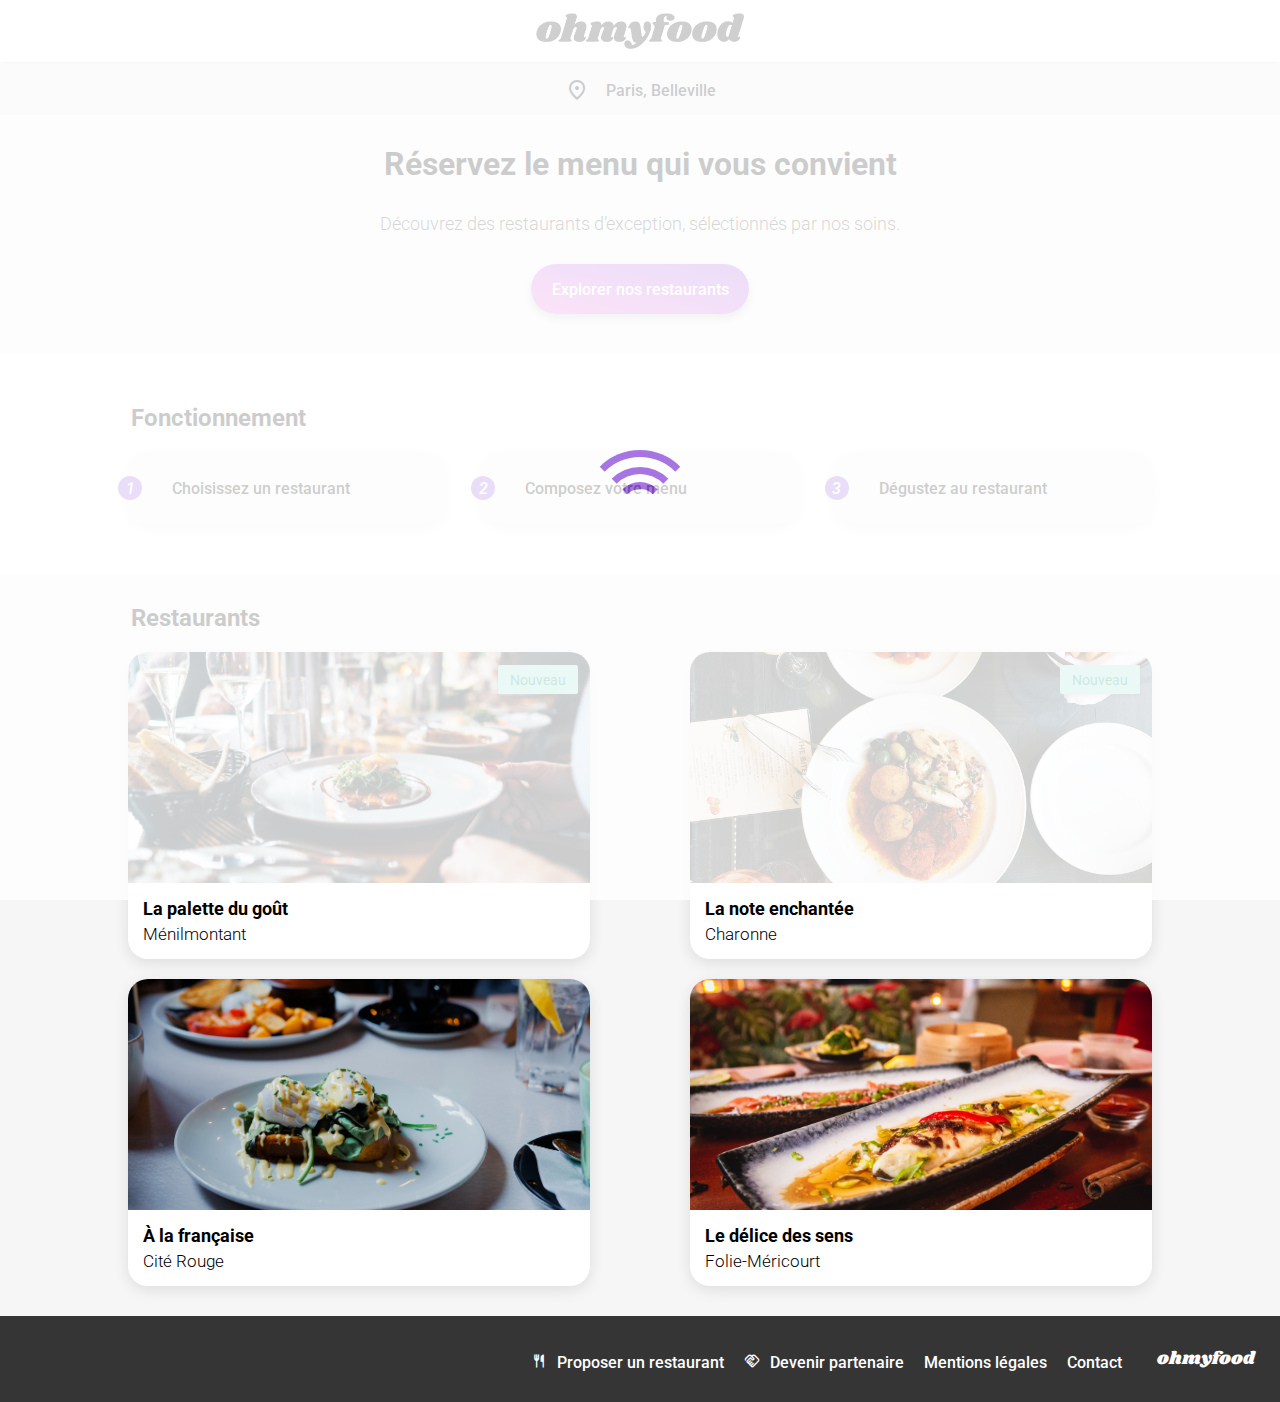
<file: OhMyFood/index.html>
<!DOCTYPE html>
<html lang="fr">
    <head>
        <meta charset="UTF-8" />
        <meta name="viewport" content="width=device-width, initial-scale=1.0" />
        <title>OhMyFood</title>
        <link rel="preconnect" href="https://fonts.googleapis.com" />
        <link rel="preconnect" href="https://fonts.gstatic.com" crossorigin />
        <link
            href="https://fonts.googleapis.com/css2?family=Roboto:ital,wght@0,300;0,400;0,500;0,700;1,300;1,500;1,700&family=Shrikhand&display=swap"
            rel="stylesheet"
        />
        <link
            rel="stylesheet"
            href="https://fonts.googleapis.com/css2?family=Material+Symbols+Outlined:opsz,wght,FILL,GRAD@24,400,0,0"
        />
        <link
            rel="stylesheet"
            href="https://cdnjs.cloudflare.com/ajax/libs/font-awesome/6.2.1/css/all.min.css"
            integrity="sha512-MV7K8+y+gLIBoVD59lQIYicR65iaqukzvf/nwasF0nqhPay5w/9lJmVM2hMDcnK1OnMGCdVK+iQrJ7lzPJQd1w=="
            crossorigin="anonymous"
            referrerpolicy="no-referrer"
        />

        <link rel="stylesheet" href="./scss/style.css" />
    </head>
    <body>
        <header class="header__container">
            <div class="header__logo">
                <img src="./images/logo/ohmyfood.png" alt="Logo OhMyFood" />
            </div>
            <div class="header__location">
                <span class="material-symbols-outlined"> location_on </span>
                Paris, Belleville
            </div>
        </header>

        <main>
            <div class="loader">
                <div class="loader__circle"></div>
            </div>
            <section class="site__description">
                <h1>Réservez le menu qui vous convient</h1>
                <p>
                    Découvrez des restaurants d’exception, sélectionnés par nos
                    soins.
                </p>
                <a href="#exploration" class="site__description__btn"
                    >Explorer nos restaurants</a
                >
            </section>
            <section class="fonctionnement">
                <h2 class="fonctionnement__title">Fonctionnement</h2>
                <ul class="fonctionnement__list">
                    <li class="fonctionnement__card">
                        <i>1</i>
                        <span class="fa-solid fa-mobile-screen-button"></span
                        >Choisissez un restaurant
                    </li>
                    <li class="fonctionnement__card">
                        <i>2</i>
                        <span class="fa-solid fa-list-ul"></span>Composez votre
                        menu
                    </li>
                    <li class="fonctionnement__card">
                        <i>3</i>
                        <span class="fa-solid fa-store fa-store--purpple"></span
                        >Dégustez au restaurant
                    </li>
                </ul>
            </section>
            <section class="restaurants">
                <h2 class="restaurants__title" id="exploration">Restaurants</h2>
                <div class="restaurants__cards">
                    <a href="./menus/La_palette_du_gout.html">
                        <article class="card">
                            <img
                                class="restaurant__image"
                                src="images/restaurants/jay-wennington-N_Y88TWmGwA-unsplash.jpg"
                                alt="La palette du goût"
                            />
                            <div class="card__content">
                                <h3 class="card__title">La palette du goût</h3>
                                <p class="card__subtitle">Ménilmontant</p>
                                <div class="card__like">
                                    <i class="fa-regular fa-heart fa-xl"></i>
                                    <i class="fa-solid fa-heart fa-xl"></i>
                                </div>
                            </div>
                            <div class="card__nouveaute">Nouveau</div>
                        </article>
                    </a>
                    <a href="./menus/La_note_enchantee.html">
                        <article class="card">
                            <img
                                class="restaurant__image"
                                src="images/restaurants/stil-u2Lp8tXIcjw-unsplash.jpg"
                                alt="La note enchantée"
                            />
                            <div class="card__content">
                                <h3 class="card__title">La note enchantée</h3>
                                <p class="card__subtitle">Charonne</p>
                                <div class="card__like">
                                    <i class="fa-regular fa-heart fa-xl"></i>
                                    <i class="fa-solid fa-heart fa-xl"></i>
                                </div>
                            </div>
                            <div class="card__nouveaute">Nouveau</div>
                        </article>
                    </a>
                </div>
                <div class="restaurants__cards">
                    <a href="./menus/A_la_française.html">
                        <article class="card">
                            <img
                                class="restaurant__image"
                                src="images/restaurants/toa-heftiba-DQKerTsQwi0-unsplash.jpg"
                                alt="À la française"
                            />
                            <div class="card__content">
                                <h3 class="card__title">À la française</h3>
                                <p class="card__subtitle">Cité Rouge</p>
                                <div class="card__like">
                                    <i class="fa-regular fa-heart fa-xl"></i>
                                    <i class="fa-solid fa-heart fa-xl"></i>
                                </div>
                            </div>
                        </article>
                    </a>
                    <a href="./menus/Le_delice_des_sens.html">
                        <article class="card">
                            <img
                                class="restaurant__image"
                                src="images/restaurants/louis-hansel-shotsoflouis-qNBGVyOCY8Q-unsplash.jpg"
                                alt="Le délice des sens"
                            />
                            <div class="card__content">
                                <h3 class="card__title">Le délice des sens</h3>
                                <p class="card__subtitle">Folie-Méricourt</p>
                                <div class="card__like">
                                    <i class="fa-regular fa-heart fa-xl"></i>
                                    <i class="fa-solid fa-heart fa-xl"></i>
                                </div>
                            </div>
                        </article>
                    </a>
                </div>
            </section>
        </main>

        <footer class="footer__container">
            <h3 class="footer__title">ohmyfood</h3>
            <div class="footer__list">
                <a href="#">
                    <i class="material-symbols-outlined"> restaurant </i
                    >Proposer un restaurant</a
                >
                <a href="#">
                    <span class="material-symbols-outlined"> handshake </span
                    >Devenir partenaire</a
                >
                <a href="#">Mentions légales</a>
                <a href="#">Contact</a>
            </div>
        </footer>
    </body>
</html>
</file>
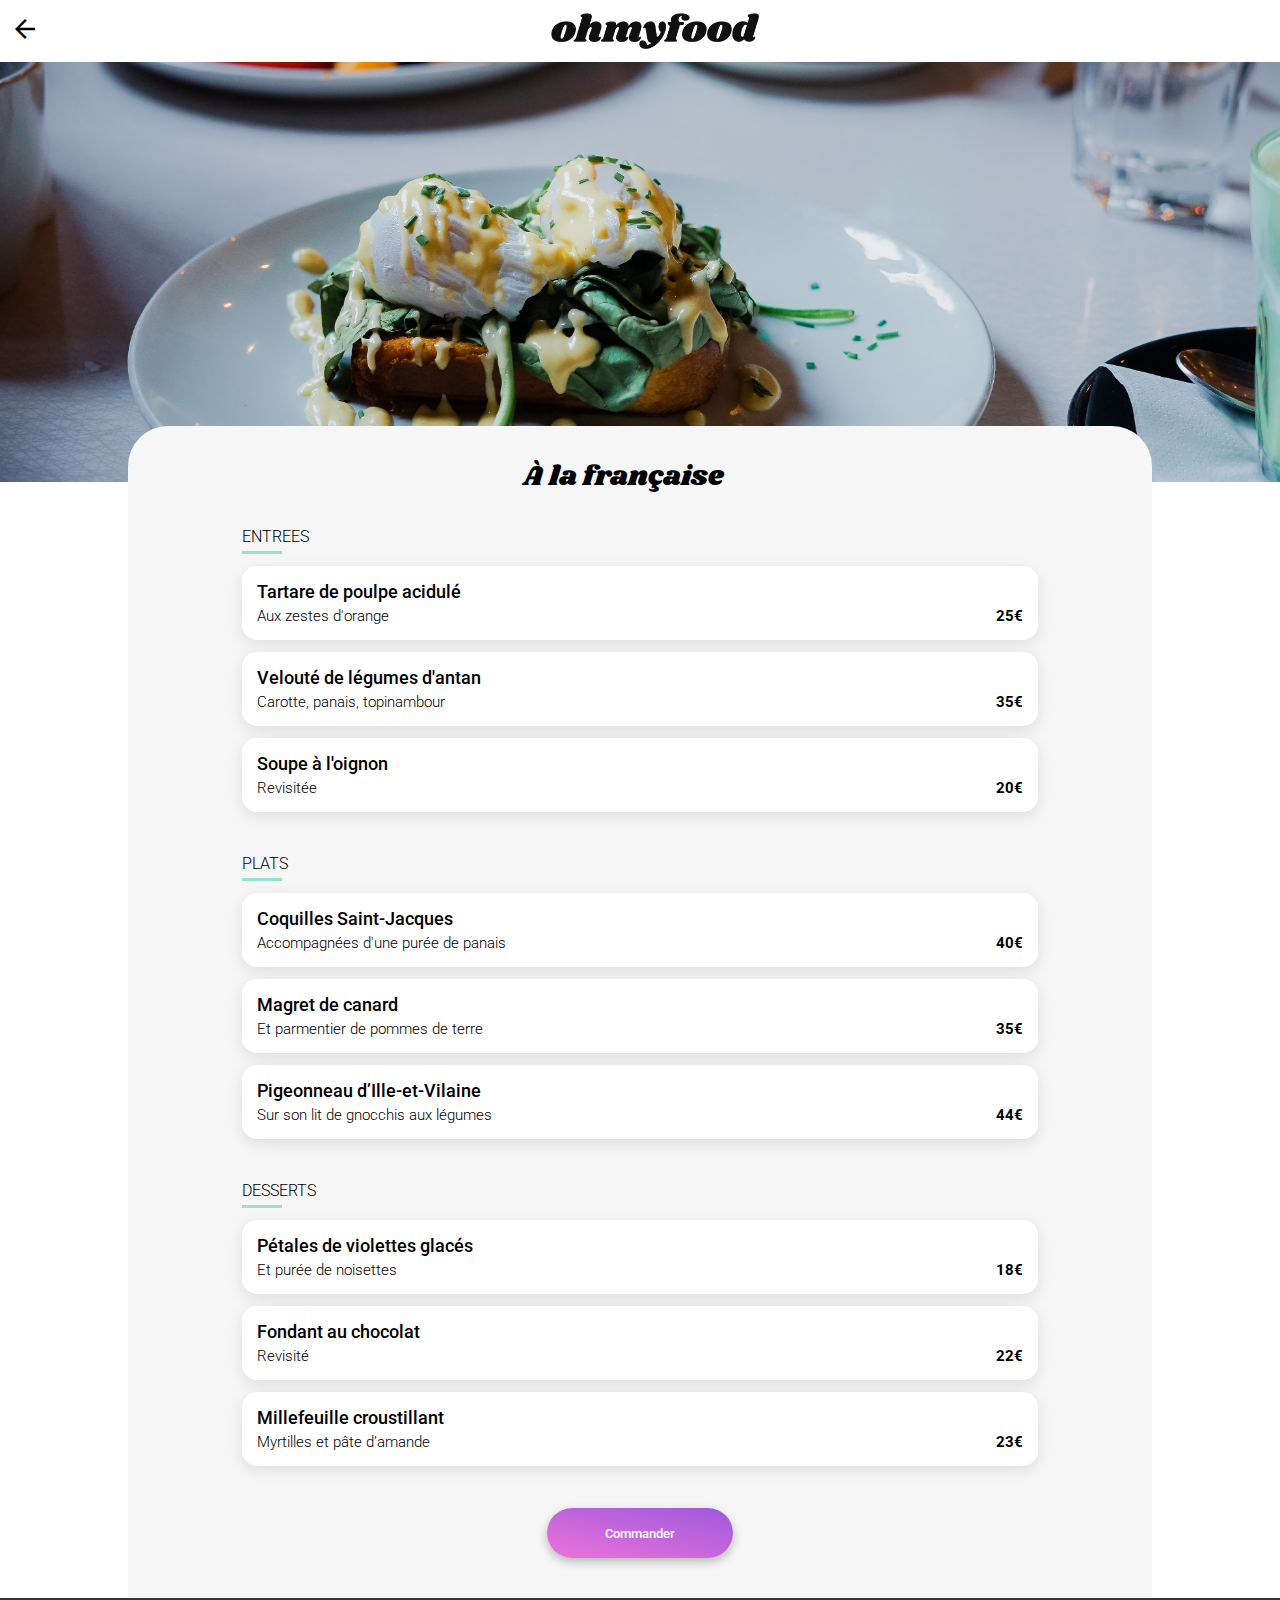
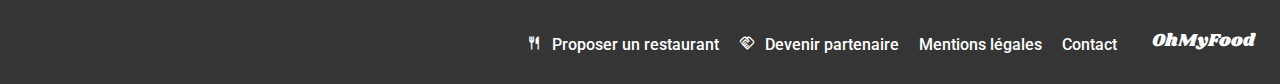
<file: OhMyFood/menus/A_la_française.html>
<!DOCTYPE html>
<html lang="fr">
    <head>
        <meta charset="UTF-8" />
        <meta name="viewport" content="width=device-width, initial-scale=1.0" />
        <title>OhMyFood</title>
        <link rel="preconnect" href="https://fonts.googleapis.com" />
        <link rel="preconnect" href="https://fonts.gstatic.com" crossorigin />
        <link
            href="https://fonts.googleapis.com/css2?family=Roboto:ital,wght@0,300;0,400;0,500;0,700;1,300;1,500;1,700&family=Shrikhand&display=swap"
            rel="stylesheet"
        />
        <link
            rel="stylesheet"
            href="https://fonts.googleapis.com/css2?family=Material+Symbols+Outlined:opsz,wght,FILL,GRAD@24,400,0,0"
        />
        <link
            rel="stylesheet"
            href="https://cdnjs.cloudflare.com/ajax/libs/font-awesome/6.2.1/css/all.min.css"
            integrity="sha512-MV7K8+y+gLIBoVD59lQIYicR65iaqukzvf/nwasF0nqhPay5w/9lJmVM2hMDcnK1OnMGCdVK+iQrJ7lzPJQd1w=="
            crossorigin="anonymous"
            referrerpolicy="no-referrer"
        />

        <link rel="stylesheet" href="../scss/style.css" />
        <link rel="stylesheet" href="../scss/menu.css" />
    </head>
    <body>
        <header class="header__container">
            <div class="header__logo">
                <a href="../index.html" class="btn__go__back">
                    <span class="material-symbols-outlined">
                        arrow_back
                    </span></a
                >
                <img src="../images/logo/ohmyfood.png" alt="Logo OhMyFood" />
            </div>
        </header>

        <main>
            <div class="restaurant__photo">
                <img
                    src="../images/restaurants/toa-heftiba-DQKerTsQwi0-unsplash.jpg"
                    alt="A la francaise"
                />
            </div>
            <section class="menu__container">
                <div class="page__title">
                    <h1>À la française</h1>
                    <button class="restaurant__like">
                        <i class="fa-regular fa-heart fa-xl"></i>
                        <i class="fa-solid fa-heart fa-xl"></i>
                    </button>
                </div>
                <ul class="menu">
                    <li class="menu__subtitle menu__subtitle__border">
                        ENTREES
                    </li>
                    <li class="card__menu delay-0">
                        <div class="card__menu__content">
                            <h2 class="card__menu__title">
                                Tartare de poulpe acidulé
                            </h2>
                            <p class="card__menu__subtitle">
                                Aux zestes d'orange
                            </p>
                        </div>
                        <div class="card__menu__price">25€</div>
                        <div class="card__menu__slide">
                            <div class="card__menu__check">
                                <i class="fa-check fas icon"></i>
                            </div>
                        </div>
                    </li>
                    <li class="card__menu delay-1">
                        <div class="card__menu__content">
                            <h2 class="card__menu__title">
                                Velouté de légumes d'antan
                            </h2>
                            <p class="card__menu__subtitle">
                                Carotte, panais, topinambour
                            </p>
                        </div>
                        <div class="card__menu__price">35€</div>
                        <div class="card__menu__slide">
                            <div class="card__menu__check">
                                <i class="fa-check fas icon"></i>
                            </div>
                        </div>
                    </li>
                    <li class="card__menu delay-2">
                        <div class="card__menu__content">
                            <h2 class="card__menu__title">Soupe à l'oignon</h2>
                            <p class="card__menu__subtitle">Revisitée</p>
                        </div>
                        <div class="card__menu__price">20€</div>
                        <div class="card__menu__slide">
                            <div class="card__menu__check">
                                <i class="fa-check fas icon"></i>
                            </div>
                        </div>
                    </li>

                    <li class="menu__subtitle menu__subtitle__border">PLATS</li>
                    <li class="card__menu delay-3">
                        <div class="card__menu__content">
                            <h2 class="card__menu__title">
                                Coquilles Saint-Jacques
                            </h2>
                            <p class="card__menu__subtitle">
                                Accompagnées d'une purée de panais
                            </p>
                        </div>
                        <div class="card__menu__price">40€</div>
                        <div class="card__menu__slide">
                            <div class="card__menu__check">
                                <i class="fa-check fas icon"></i>
                            </div>
                        </div>
                    </li>
                    <li class="card__menu delay-4">
                        <div class="card__menu__content">
                            <h2 class="card__menu__title">Magret de canard</h2>
                            <p class="card__menu__subtitle">
                                Et parmentier de pommes de terre
                            </p>
                        </div>
                        <div class="card__menu__price">35€</div>
                        <div class="card__menu__slide">
                            <div class="card__menu__check">
                                <i class="fa-check fas icon"></i>
                            </div>
                        </div>
                    </li>
                    <li class="card__menu delay-5">
                        <div class="card__menu__content">
                            <h2 class="card__menu__title">
                                Pigeonneau d’Ille-et-Vilaine
                            </h2>
                            <p class="card__menu__subtitle">
                                Sur son lit de gnocchis aux légumes
                            </p>
                        </div>
                        <div class="card__menu__price">44€</div>
                        <div class="card__menu__slide">
                            <div class="card__menu__check">
                                <i class="fa-check fas icon"></i>
                            </div>
                        </div>
                    </li>

                    <li class="menu__subtitle menu__subtitle__border">
                        DESSERTS
                    </li>
                    <li class="card__menu delay-6">
                        <div class="card__menu__content">
                            <h2 class="card__menu__title">
                                Pétales de violettes glacés
                            </h2>
                            <p class="card__menu__subtitle">
                                Et purée de noisettes
                            </p>
                        </div>
                        <div class="card__menu__price">18€</div>
                        <div class="card__menu__slide">
                            <div class="card__menu__check">
                                <i class="fa-check fas icon"></i>
                            </div>
                        </div>
                    </li>
                    <li class="card__menu delay-7">
                        <div class="card__menu__content">
                            <h2 class="card__menu__title">
                                Fondant au chocolat
                            </h2>
                            <p class="card__menu__subtitle">Revisité</p>
                        </div>
                        <div class="card__menu__price">22€</div>
                        <div class="card__menu__slide">
                            <div class="card__menu__check">
                                <i class="fa-check fas icon"></i>
                            </div>
                        </div>
                    </li>
                    <li class="card__menu delay-8">
                        <div class="card__menu__content">
                            <h2 class="card__menu__title">
                                Millefeuille croustillant
                            </h2>
                            <p class="card__menu__subtitle">
                                Myrtilles et pâte d’amande
                            </p>
                        </div>
                        <div class="card__menu__price">23€</div>
                        <div class="card__menu__slide">
                            <div class="card__menu__check">
                                <i class="fa-check fas icon"></i>
                            </div>
                        </div>
                    </li>
                    <li class="menu__btn">
                        <input
                            type="submit"
                            value="Commander"
                            class="btn__command"
                        />
                    </li>
                </ul>
            </section>
        </main>

        <footer class="footer__container">
            <h2 class="footer__title">OhMyFood</h2>
            <div class="footer__list">
                <a href="#">
                    <i class="material-symbols-outlined"> restaurant </i
                    >Proposer un restaurant</a
                >
                <a href="#">
                    <span class="material-symbols-outlined"> handshake </span
                    >Devenir partenaire</a
                >
                <a href="#">Mentions légales</a>
                <a href="#">Contact</a>
            </div>
        </footer>
    </body>
</html>
</file>
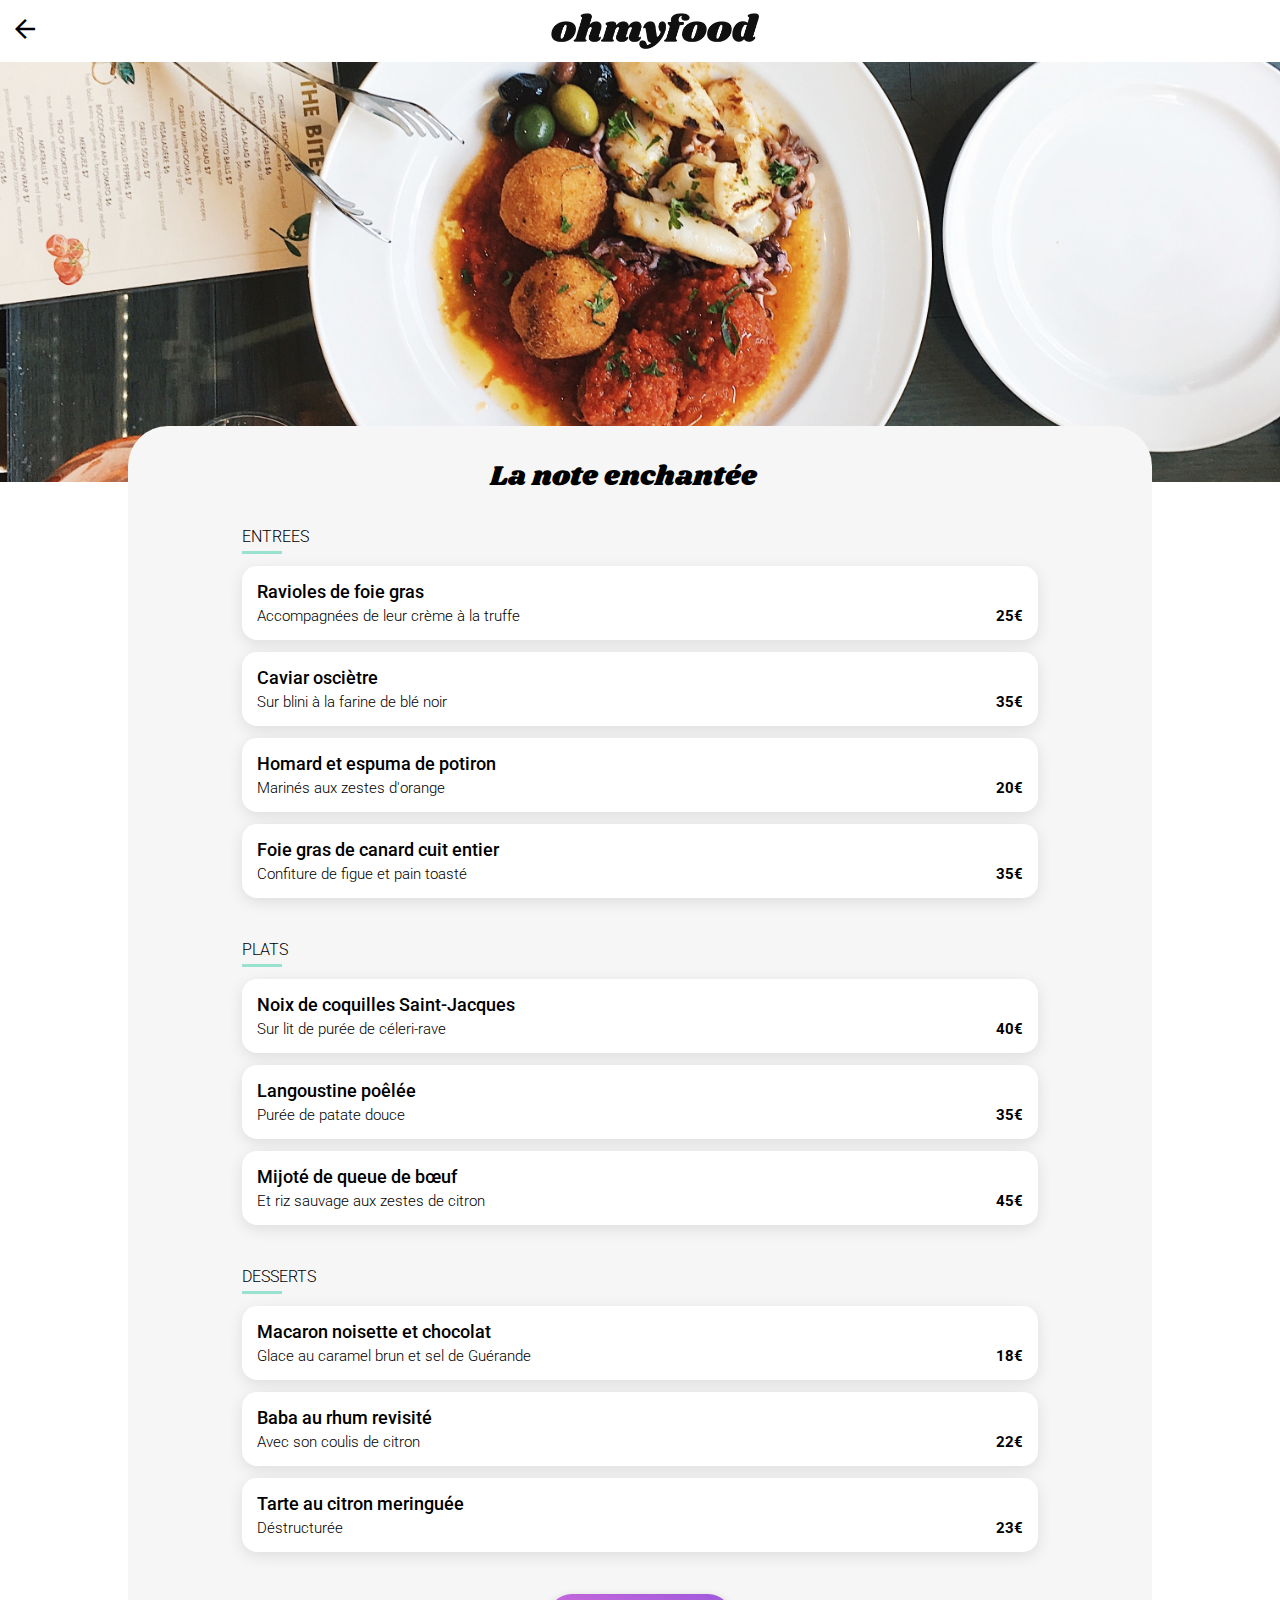
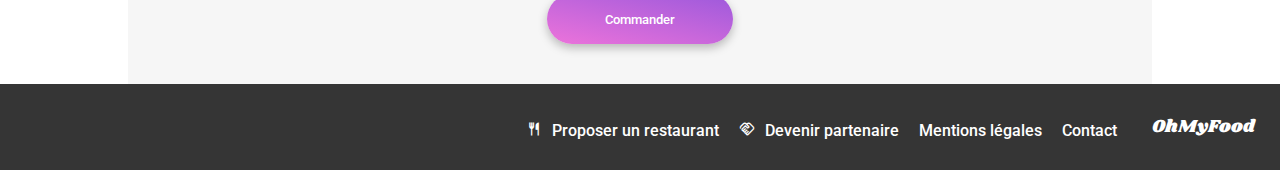
<file: OhMyFood/menus/La_note_enchantee.html>
<!DOCTYPE html>
<html lang="fr">
    <head>
        <meta charset="UTF-8" />
        <meta name="viewport" content="width=device-width, initial-scale=1.0" />
        <title>OhMyFood</title>
        <link rel="preconnect" href="https://fonts.googleapis.com" />
        <link rel="preconnect" href="https://fonts.gstatic.com" crossorigin />
        <link
            href="https://fonts.googleapis.com/css2?family=Roboto:ital,wght@0,300;0,400;0,500;0,700;1,300;1,500;1,700&family=Shrikhand&display=swap"
            rel="stylesheet"
        />
        <link
            rel="stylesheet"
            href="https://fonts.googleapis.com/css2?family=Material+Symbols+Outlined:opsz,wght,FILL,GRAD@24,400,0,0"
        />
        <link
            rel="stylesheet"
            href="https://cdnjs.cloudflare.com/ajax/libs/font-awesome/6.2.1/css/all.min.css"
            integrity="sha512-MV7K8+y+gLIBoVD59lQIYicR65iaqukzvf/nwasF0nqhPay5w/9lJmVM2hMDcnK1OnMGCdVK+iQrJ7lzPJQd1w=="
            crossorigin="anonymous"
            referrerpolicy="no-referrer"
        />

        <link rel="stylesheet" href="../scss/style.css" />
        <link rel="stylesheet" href="../scss/menu.css" />
    </head>
    <body>
        <header class="header__container">
            <div class="header__logo">
                <a href="../index.html" class="btn__go__back">
                    <span class="material-symbols-outlined">
                        arrow_back
                    </span></a
                >
                <img src="../images/logo/ohmyfood.png" alt="Logo OhMyFood" />
            </div>
        </header>

        <main>
            <div class="restaurant__photo">
                <img
                    src="../images/restaurants/stil-u2Lp8tXIcjw-unsplash.jpg"
                    alt="La note enchantée"
                />
            </div>
            <section class="menu__container">
                <div class="page__title">
                    <h1>La note enchantée</h1>
                    <button class="restaurant__like">
                        <i class="fa-regular fa-heart fa-xl"></i>
                        <i class="fa-solid fa-heart fa-xl"></i>
                    </button>
                </div>
                <ul class="menu">
                    <li class="menu__subtitle menu__subtitle__border">
                        ENTREES
                    </li>
                    <li class="card__menu delay-0">
                        <div class="card__menu__content">
                            <h2 class="card__menu__title">
                                Ravioles de foie gras
                            </h2>
                            <p class="card__menu__subtitle">
                                Accompagnées de leur crème à la truffe
                            </p>
                        </div>
                        <div class="card__menu__price">25€</div>
                        <div class="card__menu__slide">
                            <div class="card__menu__check">
                                <i class="fa-check fas icon"></i>
                            </div>
                        </div>
                    </li>
                    <li class="card__menu delay-1">
                        <div class="card__menu__content">
                            <h2 class="card__menu__title">Caviar osciètre</h2>
                            <p class="card__menu__subtitle">
                                Sur blini à la farine de blé noir
                            </p>
                        </div>
                        <div class="card__menu__price">35€</div>
                        <div class="card__menu__slide">
                            <div class="card__menu__check">
                                <i class="fa-check fas icon"></i>
                            </div>
                        </div>
                    </li>
                    <li class="card__menu delay-2">
                        <div class="card__menu__content">
                            <h2 class="card__menu__title">
                                Homard et espuma de potiron
                            </h2>
                            <p class="card__menu__subtitle">
                                Marinés aux zestes d'orange
                            </p>
                        </div>
                        <div class="card__menu__price">20€</div>
                        <div class="card__menu__slide">
                            <div class="card__menu__check">
                                <i class="fa-check fas icon"></i>
                            </div>
                        </div>
                    </li>
                    <li class="card__menu delay-3">
                        <div class="card__menu__content">
                            <h2 class="card__menu__title">
                                Foie gras de canard cuit entier
                            </h2>
                            <p class="card__menu__subtitle">
                                Confiture de figue et pain toasté
                            </p>
                        </div>
                        <div class="card__menu__price">35€</div>
                        <div class="card__menu__slide">
                            <div class="card__menu__check">
                                <i class="fa-check fas icon"></i>
                            </div>
                        </div>
                    </li>

                    <li class="menu__subtitle menu__subtitle__border">PLATS</li>
                    <li class="card__menu delay-4">
                        <div class="card__menu__content">
                            <h2 class="card__menu__title">
                                Noix de coquilles Saint-Jacques
                            </h2>
                            <p class="card__menu__subtitle">
                                Sur lit de purée de céleri-rave
                            </p>
                        </div>
                        <div class="card__menu__price">40€</div>
                        <div class="card__menu__slide">
                            <div class="card__menu__check">
                                <i class="fa-check fas icon"></i>
                            </div>
                        </div>
                    </li>
                    <li class="card__menu delay-5">
                        <div class="card__menu__content">
                            <h2 class="card__menu__title">
                                Langoustine poêlée
                            </h2>
                            <p class="card__menu__subtitle">
                                Purée de patate douce
                            </p>
                        </div>
                        <div class="card__menu__price">35€</div>
                        <div class="card__menu__slide">
                            <div class="card__menu__check">
                                <i class="fa-check fas icon"></i>
                            </div>
                        </div>
                    </li>
                    <li class="card__menu delay-6">
                        <div class="card__menu__content">
                            <h2 class="card__menu__title">
                                Mijoté de queue de bœuf
                            </h2>
                            <p class="card__menu__subtitle">
                                Et riz sauvage aux zestes de citron
                            </p>
                        </div>
                        <div class="card__menu__price">45€</div>
                        <div class="card__menu__slide">
                            <div class="card__menu__check">
                                <i class="fa-check fas icon"></i>
                            </div>
                        </div>
                    </li>

                    <li class="menu__subtitle menu__subtitle__border">
                        DESSERTS
                    </li>
                    <li class="card__menu delay-7">
                        <div class="card__menu__content">
                            <h2 class="card__menu__title">
                                Macaron noisette et chocolat
                            </h2>
                            <p class="card__menu__subtitle">
                                Glace au caramel brun et sel de Guérande
                            </p>
                        </div>
                        <div class="card__menu__price">18€</div>
                        <div class="card__menu__slide">
                            <div class="card__menu__check">
                                <i class="fa-check fas icon"></i>
                            </div>
                        </div>
                    </li>
                    <li class="card__menu delay-8">
                        <div class="card__menu__content">
                            <h2 class="card__menu__title">
                                Baba au rhum revisité
                            </h2>
                            <p class="card__menu__subtitle">
                                Avec son coulis de citron
                            </p>
                        </div>
                        <div class="card__menu__price">22€</div>
                        <div class="card__menu__slide">
                            <div class="card__menu__check">
                                <i class="fa-check fas icon"></i>
                            </div>
                        </div>
                    </li>
                    <li class="card__menu delay-9">
                        <div class="card__menu__content">
                            <h2 class="card__menu__title">
                                Tarte au citron meringuée
                            </h2>
                            <p class="card__menu__subtitle">Déstructurée</p>
                        </div>
                        <div class="card__menu__price">23€</div>
                        <div class="card__menu__slide">
                            <div class="card__menu__check">
                                <i class="fa-check fas icon"></i>
                            </div>
                        </div>
                    </li>
                    <li class="menu__btn">
                        <input
                            type="submit"
                            value="Commander"
                            class="btn__command"
                        />
                    </li>
                </ul>
            </section>
        </main>

        <footer class="footer__container">
            <h2 class="footer__title">OhMyFood</h2>
            <div class="footer__list">
                <a href="#">
                    <i class="material-symbols-outlined"> restaurant </i
                    >Proposer un restaurant</a
                >
                <a href="#">
                    <span class="material-symbols-outlined"> handshake </span
                    >Devenir partenaire</a
                >
                <a href="#">Mentions légales</a>
                <a href="#">Contact</a>
            </div>
        </footer>
    </body>
</html>
</file>
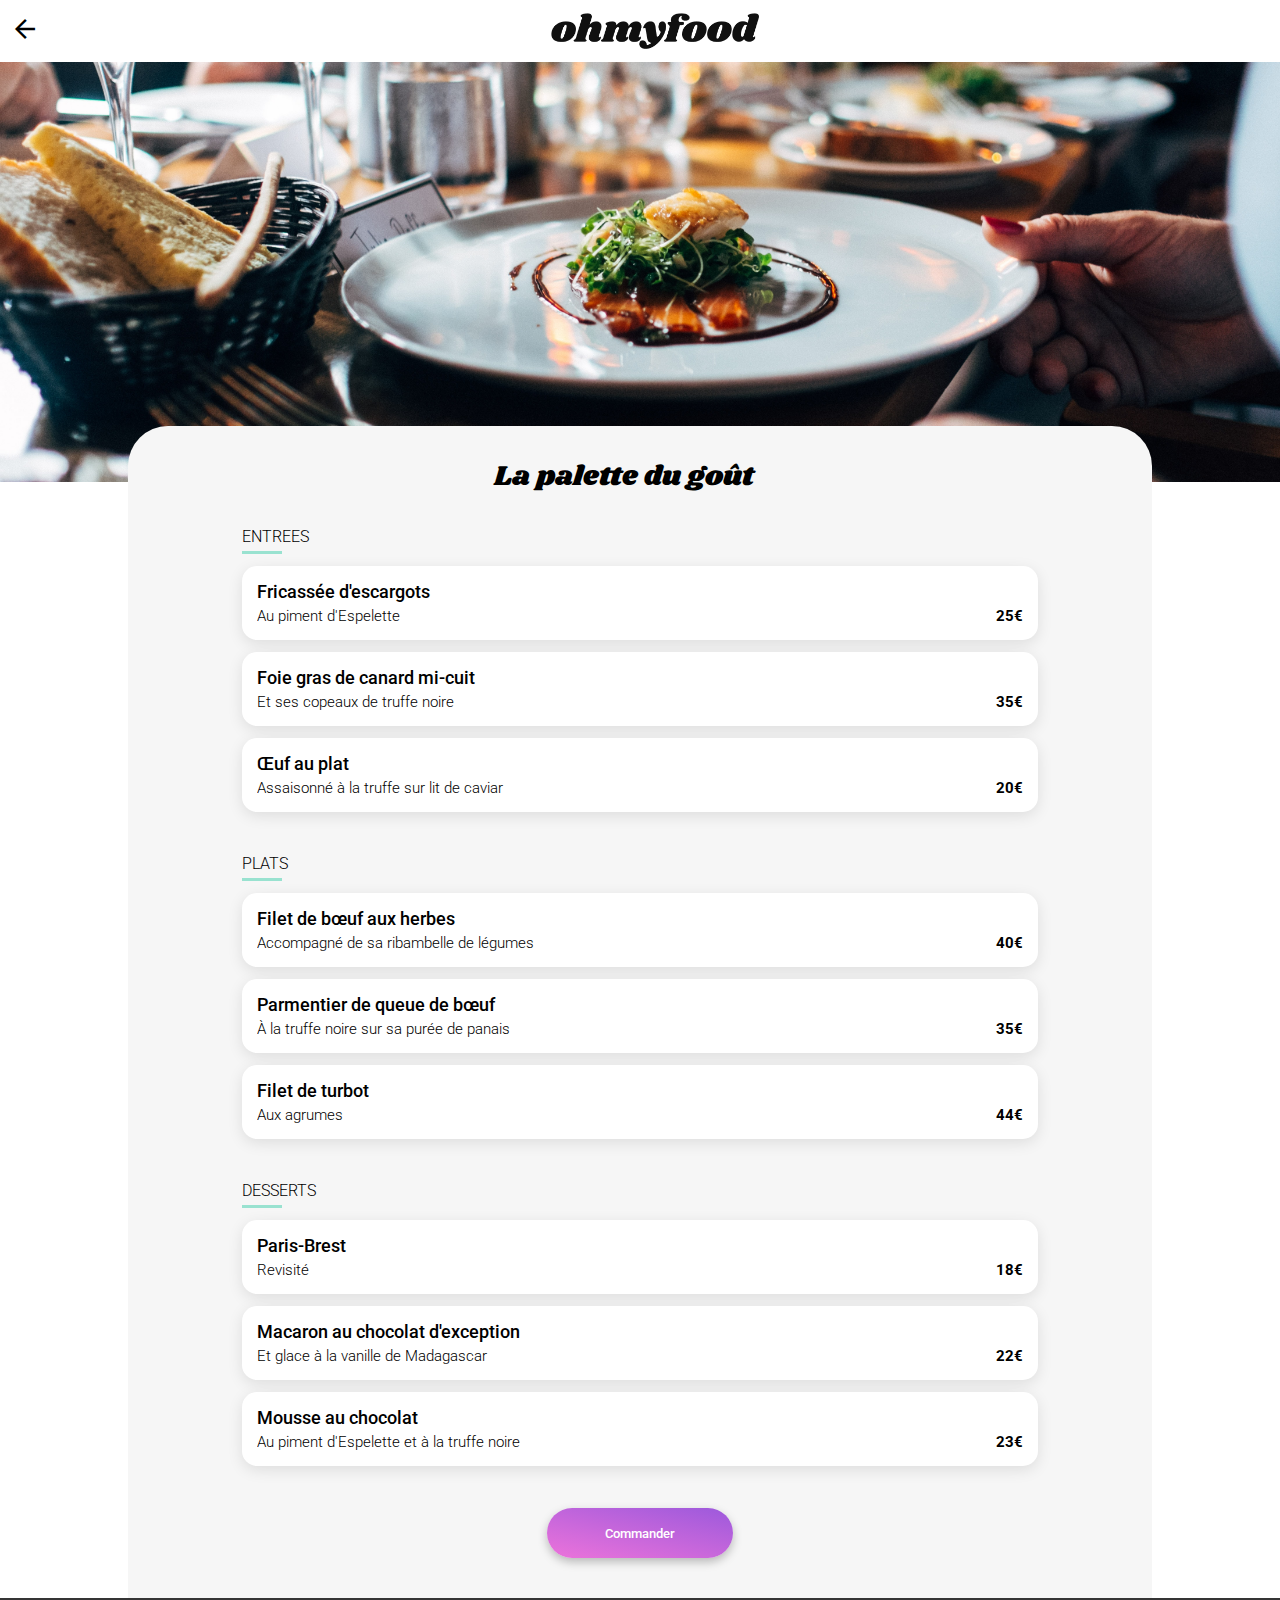
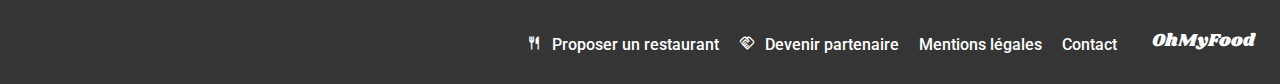
<file: OhMyFood/menus/La_palette_du_gout.html>
<!DOCTYPE html>
<html lang="fr">
    <head>
        <meta charset="UTF-8" />
        <meta name="viewport" content="width=device-width, initial-scale=1.0" />
        <title>OhMyFood</title>
        <link rel="preconnect" href="https://fonts.googleapis.com" />
        <link rel="preconnect" href="https://fonts.gstatic.com" crossorigin />
        <link
            href="https://fonts.googleapis.com/css2?family=Roboto:ital,wght@0,300;0,400;0,500;0,700;1,300;1,500;1,700&family=Shrikhand&display=swap"
            rel="stylesheet"
        />
        <link
            rel="stylesheet"
            href="https://fonts.googleapis.com/css2?family=Material+Symbols+Outlined:opsz,wght,FILL,GRAD@24,400,0,0"
        />
        <link
            rel="stylesheet"
            href="https://cdnjs.cloudflare.com/ajax/libs/font-awesome/6.2.1/css/all.min.css"
            integrity="sha512-MV7K8+y+gLIBoVD59lQIYicR65iaqukzvf/nwasF0nqhPay5w/9lJmVM2hMDcnK1OnMGCdVK+iQrJ7lzPJQd1w=="
            crossorigin="anonymous"
            referrerpolicy="no-referrer"
        />

        <link rel="stylesheet" href="../scss/style.css" />
        <link rel="stylesheet" href="../scss/menu.css" />
    </head>
    <body>
        <header class="header__container">
            <div class="header__logo">
                <a href="../index.html" class="btn__go__back">
                    <span class="material-symbols-outlined">
                        arrow_back
                    </span></a
                >
                <img src="../images/logo/ohmyfood.png" alt="Logo OhMyFood" />
            </div>
        </header>

        <main>
            <div class="restaurant__photo">
                <img
                    src="../images/restaurants/jay-wennington-N_Y88TWmGwA-unsplash.jpg"
                    alt="La palette du goût"
                />
            </div>
            <section class="menu__container">
                <div class="page__title">
                    <h1>La palette du goût</h1>
                    <button class="restaurant__like">
                        <i class="fa-regular fa-heart fa-xl"></i>
                        <i class="fa-solid fa-heart fa-xl"></i>
                    </button>
                </div>
                <ul class="menu">
                    <li class="menu__subtitle menu__subtitle__border">
                        ENTREES
                    </li>
                    <li class="card__menu delay-0">
                        <div class="card__menu__content">
                            <h2 class="card__menu__title">
                                Fricassée d'escargots
                            </h2>
                            <p class="card__menu__subtitle">
                                Au piment d'Espelette
                            </p>
                        </div>
                        <div class="card__menu__price">25€</div>
                        <div class="card__menu__slide">
                            <div class="card__menu__check">
                                <i class="fa-check fas icon"></i>
                            </div>
                        </div>
                    </li>
                    <li class="card__menu delay-1">
                        <div class="card__menu__content">
                            <h2 class="card__menu__title">
                                Foie gras de canard mi-cuit
                            </h2>
                            <p class="card__menu__subtitle">
                                Et ses copeaux de truffe noire
                            </p>
                        </div>
                        <div class="card__menu__price">35€</div>
                        <div class="card__menu__slide">
                            <div class="card__menu__check">
                                <i class="fa-check fas icon"></i>
                            </div>
                        </div>
                    </li>
                    <li class="card__menu delay-2">
                        <div class="card__menu__content">
                            <h2 class="card__menu__title">Œuf au plat</h2>
                            <p class="card__menu__subtitle">
                                Assaisonné à la truffe sur lit de caviar
                            </p>
                        </div>
                        <div class="card__menu__price">20€</div>
                        <div class="card__menu__slide">
                            <div class="card__menu__check">
                                <i class="fa-check fas icon"></i>
                            </div>
                        </div>
                    </li>

                    <li class="menu__subtitle menu__subtitle__border">PLATS</li>
                    <li class="card__menu delay-3">
                        <div class="card__menu__content">
                            <h2 class="card__menu__title">
                                Filet de bœuf aux herbes
                            </h2>
                            <p class="card__menu__subtitle">
                                Accompagné de sa ribambelle de légumes
                            </p>
                        </div>
                        <div class="card__menu__price">40€</div>
                        <div class="card__menu__slide">
                            <div class="card__menu__check">
                                <i class="fa-check fas icon"></i>
                            </div>
                        </div>
                    </li>
                    <li class="card__menu delay-4">
                        <div class="card__menu__content">
                            <h2 class="card__menu__title">
                                Parmentier de queue de bœuf
                            </h2>
                            <p class="card__menu__subtitle">
                                À la truffe noire sur sa purée de panais
                            </p>
                        </div>
                        <div class="card__menu__price">35€</div>
                        <div class="card__menu__slide">
                            <div class="card__menu__check">
                                <i class="fa-check fas icon"></i>
                            </div>
                        </div>
                    </li>
                    <li class="card__menu delay-5">
                        <div class="card__menu__content">
                            <h2 class="card__menu__title">Filet de turbot</h2>
                            <p class="card__menu__subtitle">Aux agrumes</p>
                        </div>
                        <div class="card__menu__price">44€</div>
                        <div class="card__menu__slide">
                            <div class="card__menu__check">
                                <i class="fa-check fas icon"></i>
                            </div>
                        </div>
                    </li>

                    <li class="menu__subtitle menu__subtitle__border">
                        DESSERTS
                    </li>
                    <li class="card__menu delay-6">
                        <div class="card__menu__content">
                            <h2 class="card__menu__title">Paris-Brest</h2>
                            <p class="card__menu__subtitle">Revisité</p>
                        </div>
                        <div class="card__menu__price">18€</div>
                        <div class="card__menu__slide">
                            <div class="card__menu__check">
                                <i class="fa-check fas icon"></i>
                            </div>
                        </div>
                    </li>
                    <li class="card__menu delay-7">
                        <div class="card__menu__content">
                            <h2 class="card__menu__title">
                                Macaron au chocolat d'exception
                            </h2>
                            <p class="card__menu__subtitle">
                                Et glace à la vanille de Madagascar
                            </p>
                        </div>
                        <div class="card__menu__price">22€</div>
                        <div class="card__menu__slide">
                            <div class="card__menu__check">
                                <i class="fa-check fas icon"></i>
                            </div>
                        </div>
                    </li>
                    <li class="card__menu delay-8">
                        <div class="card__menu__content">
                            <h2 class="card__menu__title">
                                Mousse au chocolat
                            </h2>
                            <p class="card__menu__subtitle">
                                Au piment d'Espelette et à la truffe noire
                            </p>
                        </div>
                        <div class="card__menu__price">23€</div>
                        <div class="card__menu__slide">
                            <div class="card__menu__check">
                                <i class="fa-check fas icon"></i>
                            </div>
                        </div>
                    </li>
                    <li class="menu__btn">
                        <input
                            type="submit"
                            value="Commander"
                            class="btn__command"
                        />
                    </li>
                </ul>
            </section>
        </main>

        <footer class="footer__container">
            <h2 class="footer__title">OhMyFood</h2>
            <div class="footer__list">
                <a href="#">
                    <i class="material-symbols-outlined"> restaurant </i
                    >Proposer un restaurant</a
                >
                <a href="#">
                    <span class="material-symbols-outlined"> handshake </span
                    >Devenir partenaire</a
                >
                <a href="#">Mentions légales</a>
                <a href="#">Contact</a>
            </div>
        </footer>
    </body>
</html>
</file>
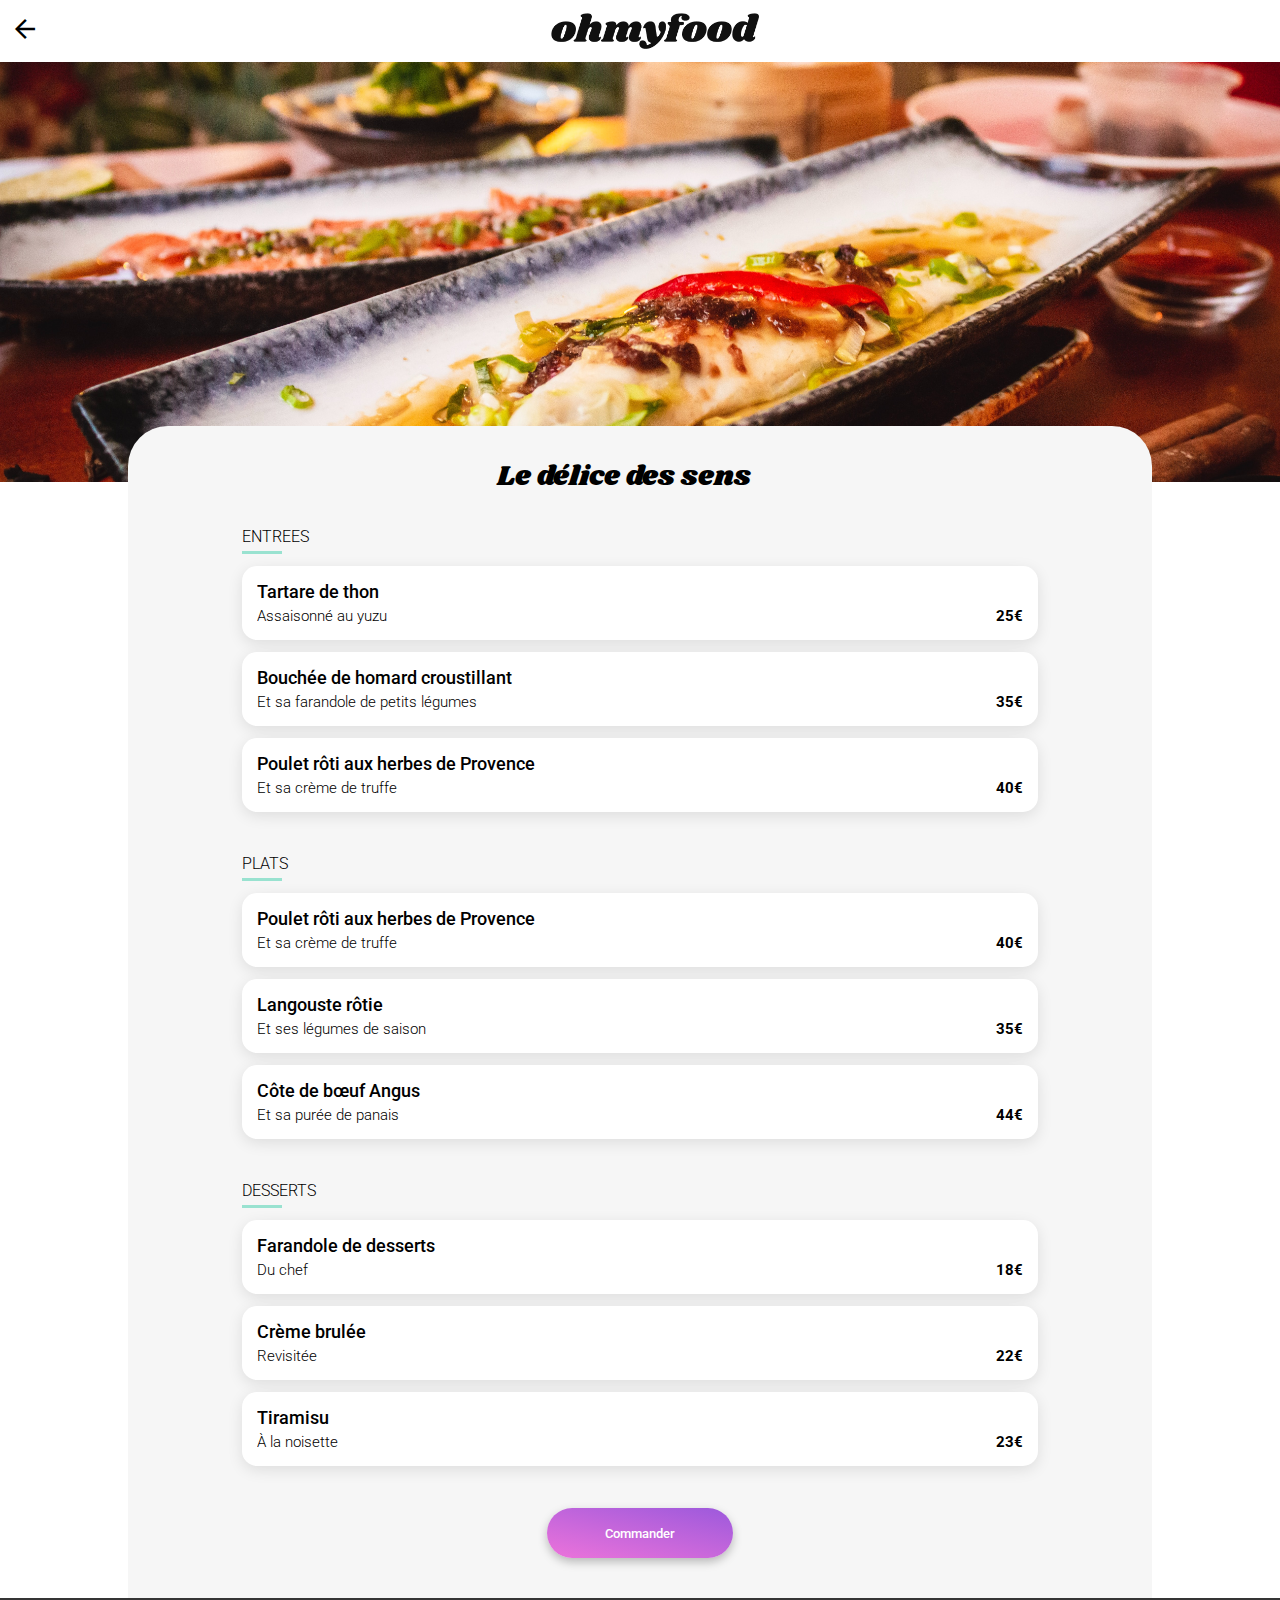
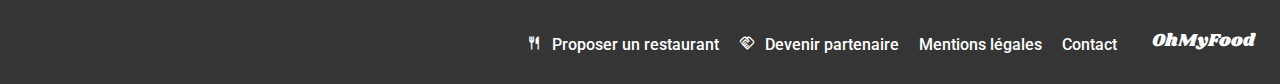
<file: OhMyFood/menus/Le_delice_des_sens.html>
<!DOCTYPE html>
<html lang="fr">
    <head>
        <meta charset="UTF-8" />
        <meta name="viewport" content="width=device-width, initial-scale=1.0" />
        <title>OhMyFood</title>
        <link rel="preconnect" href="https://fonts.googleapis.com" />
        <link rel="preconnect" href="https://fonts.gstatic.com" crossorigin />
        <link
            href="https://fonts.googleapis.com/css2?family=Roboto:ital,wght@0,300;0,400;0,500;0,700;1,300;1,500;1,700&family=Shrikhand&display=swap"
            rel="stylesheet"
        />
        <link
            rel="stylesheet"
            href="https://fonts.googleapis.com/css2?family=Material+Symbols+Outlined:opsz,wght,FILL,GRAD@24,400,0,0"
        />
        <link
            rel="stylesheet"
            href="https://cdnjs.cloudflare.com/ajax/libs/font-awesome/6.2.1/css/all.min.css"
            integrity="sha512-MV7K8+y+gLIBoVD59lQIYicR65iaqukzvf/nwasF0nqhPay5w/9lJmVM2hMDcnK1OnMGCdVK+iQrJ7lzPJQd1w=="
            crossorigin="anonymous"
            referrerpolicy="no-referrer"
        />

        <link rel="stylesheet" href="../scss/style.css" />
        <link rel="stylesheet" href="../scss/menu.css" />
    </head>
    <body>
        <header class="header__container">
            <div class="header__logo">
                <a href="../index.html" class="btn__go__back">
                    <span class="material-symbols-outlined">
                        arrow_back
                    </span></a
                >
                <img src="../images/logo/ohmyfood.png" alt="Logo OhMyFood" />
            </div>
        </header>

        <main>
            <div class="restaurant__photo">
                <img
                    src="../images/restaurants/louis-hansel-shotsoflouis-qNBGVyOCY8Q-unsplash.jpg"
                    alt="A la francaise"
                />
            </div>
            <section class="menu__container">
                <div class="page__title">
                    <h1>Le délice des sens</h1>
                    <button class="restaurant__like">
                        <i class="fa-regular fa-heart fa-xl"></i>
                        <i class="fa-solid fa-heart fa-xl"></i>
                    </button>
                </div>
                <ul class="menu">
                    <li class="menu__subtitle menu__subtitle__border">
                        ENTREES
                    </li>
                    <li class="card__menu delay-0">
                        <div class="card__menu__content">
                            <h2 class="card__menu__title">Tartare de thon</h2>
                            <p class="card__menu__subtitle">
                                Assaisonné au yuzu
                            </p>
                        </div>
                        <div class="card__menu__price">25€</div>
                        <div class="card__menu__slide">
                            <div class="card__menu__check">
                                <i class="fa-check fas icon"></i>
                            </div>
                        </div>
                    </li>
                    <li class="card__menu delay-1">
                        <div class="card__menu__content">
                            <h2 class="card__menu__title">
                                Bouchée de homard croustillant
                            </h2>
                            <p class="card__menu__subtitle">
                                Et sa farandole de petits légumes
                            </p>
                        </div>
                        <div class="card__menu__price">35€</div>
                        <div class="card__menu__slide">
                            <div class="card__menu__check">
                                <i class="fa-check fas icon"></i>
                            </div>
                        </div>
                    </li>
                    <li class="card__menu delay-2">
                        <div class="card__menu__content">
                            <h2 class="card__menu__title">
                                Poulet rôti aux herbes de Provence
                            </h2>
                            <p class="card__menu__subtitle">
                                Et sa crème de truffe
                            </p>
                        </div>
                        <div class="card__menu__price">40€</div>
                        <div class="card__menu__slide">
                            <div class="card__menu__check">
                                <i class="fa-check fas icon"></i>
                            </div>
                        </div>
                    </li>

                    <li class="menu__subtitle menu__subtitle__border">PLATS</li>
                    <li class="card__menu delay-3">
                        <div class="card__menu__content">
                            <h2 class="card__menu__title">
                                Poulet rôti aux herbes de Provence
                            </h2>
                            <p class="card__menu__subtitle">
                                Et sa crème de truffe
                            </p>
                        </div>
                        <div class="card__menu__price">40€</div>
                        <div class="card__menu__slide">
                            <div class="card__menu__check">
                                <i class="fa-check fas icon"></i>
                            </div>
                        </div>
                    </li>
                    <li class="card__menu delay-4">
                        <div class="card__menu__content">
                            <h2 class="card__menu__title">Langouste rôtie</h2>
                            <p class="card__menu__subtitle">
                                Et ses légumes de saison
                            </p>
                        </div>
                        <div class="card__menu__price">35€</div>
                        <div class="card__menu__slide">
                            <div class="card__menu__check">
                                <i class="fa-check fas icon"></i>
                            </div>
                        </div>
                    </li>
                    <li class="card__menu delay-5">
                        <div class="card__menu__content">
                            <h2 class="card__menu__title">
                                Côte de bœuf Angus
                            </h2>
                            <p class="card__menu__subtitle">
                                Et sa purée de panais
                            </p>
                        </div>
                        <div class="card__menu__price">44€</div>
                        <div class="card__menu__slide">
                            <div class="card__menu__check">
                                <i class="fa-check fas icon"></i>
                            </div>
                        </div>
                    </li>

                    <li class="menu__subtitle menu__subtitle__border">
                        DESSERTS
                    </li>
                    <li class="card__menu delay-6">
                        <div class="card__menu__content">
                            <h2 class="card__menu__title">
                                Farandole de desserts
                            </h2>
                            <p class="card__menu__subtitle">Du chef</p>
                        </div>
                        <div class="card__menu__price">18€</div>
                        <div class="card__menu__slide">
                            <div class="card__menu__check">
                                <i class="fa-check fas icon"></i>
                            </div>
                        </div>
                    </li>
                    <li class="card__menu delay-7">
                        <div class="card__menu__content">
                            <h2 class="card__menu__title">Crème brulée</h2>
                            <p class="card__menu__subtitle">Revisitée</p>
                        </div>
                        <div class="card__menu__price">22€</div>
                        <div class="card__menu__slide">
                            <div class="card__menu__check">
                                <i class="fa-check fas icon"></i>
                            </div>
                        </div>
                    </li>
                    <li class="card__menu delay-8">
                        <div class="card__menu__content">
                            <h2 class="card__menu__title">Tiramisu</h2>
                            <p class="card__menu__subtitle">À la noisette</p>
                        </div>
                        <div class="card__menu__price">23€</div>
                        <div class="card__menu__slide">
                            <div class="card__menu__check">
                                <i class="fa-check fas icon"></i>
                            </div>
                        </div>
                    </li>
                    <li class="menu__btn">
                        <input
                            type="submit"
                            value="Commander"
                            class="btn__command"
                        />
                    </li>
                </ul>
            </section>
        </main>

        <footer class="footer__container">
            <h2 class="footer__title">OhMyFood</h2>
            <div class="footer__list">
                <a href="#">
                    <i class="material-symbols-outlined"> restaurant </i
                    >Proposer un restaurant</a
                >
                <a href="#">
                    <span class="material-symbols-outlined"> handshake </span
                    >Devenir partenaire</a
                >
                <a href="#">Mentions légales</a>
                <a href="#">Contact</a>
            </div>
        </footer>
    </body>
</html>
</file>
<file: OhMyFood/scss/style.css>
* {
  font-family: "Roboto", sans-serif;
  margin: 0px;
}

body {
  width: 100%;
  max-width: 767px;
  padding: 0px;
  box-sizing: border-box;
}
@media (min-width: 768px) {
  body {
    max-width: 1920px;
    margin: auto;
  }
}

a {
  color: inherit;
  text-decoration: none;
}

.loader {
  background: white;
  position: fixed;
  inset: 0;
  z-index: 2;
  opacity: 0.8;
  animation: disappear 1s ease 1s forwards;
}
.loader__circle {
  display: block;
  position: relative;
  top: 50%;
  margin: auto;
  width: 100px;
  height: 100px;
  border-radius: 50%;
  border: 7px solid transparent;
  border-top-color: #9356dc;
  animation: spin 2s linear infinite;
}
.loader__circle::before, .loader__circle::after {
  content: "";
  position: absolute;
  border-radius: 50%;
  border: 7px solid transparent;
}
.loader__circle::before {
  inset: 10px;
  border-top-color: #9356dc;
  animation: spin 3s linear infinite;
}
.loader__circle::after {
  inset: 25px;
  border-top-color: #9356dc;
  animation: spin 2s linear infinite;
  z-index: 1;
}

@keyframes spin {
  0% {
    transform: rotate(0deg);
  }
  100% {
    transform: rotate(360deg);
  }
}
@keyframes disappear {
  0% {
    opacity: 1;
    transform: translateX(0);
  }
  100% {
    opacity: 0;
    transform: translateX(-2000px);
  }
}
.header__container {
  display: flex;
  flex-direction: column;
  justify-content: center;
  align-items: flex-start;
  gap: 3px;
}
.header__container .header__location {
  display: flex;
  flex-direction: row;
  justify-content: center;
  align-items: center;
  width: 100%;
  height: 50px;
  margin: auto;
  gap: 17px;
  background: var(--Grey-2, #eaeaea);
  font-weight: 500;
}
.header__container .header__logo {
  display: flex;
  justify-content: center;
  align-items: center;
  width: 100%;
  height: 62px;
  background: white;
  box-shadow: 0px 2px 4px 0px rgba(0, 0, 0, 0.2);
}
.header__container .header__logo img {
  -o-object-fit: contain;
     object-fit: contain;
  width: 210px;
  height: 36px;
  margin: auto;
}

.site__description {
  display: flex;
  flex-direction: column;
  justify-content: center;
  align-items: center;
  background: #f6f6f6;
  text-align: center;
  gap: 30px;
  padding: 30px 20px 40px 20px;
}
.site__description p {
  color: var(--Grey, #353535);
  font-size: 18px;
  font-weight: 300;
}
.site__description__btn {
  display: flex;
  justify-content: center;
  align-items: center;
  width: 218px;
  height: 50px;
  border-radius: 25px;
  position: relative;
  z-index: 1;
  background: var(--Button-Gradient, linear-gradient(193deg, #9356dc -11.44%, #ff79da 123.93%));
  box-shadow: 0px 4px 10px 0px rgba(0, 0, 0, 0.25);
  color: white;
  font-weight: 500;
  transition: 500ms ease;
}
.site__description__btn::before {
  content: "";
  position: absolute;
  top: 0;
  left: 0;
  width: 100%;
  height: 100%;
  z-index: -1;
  border-radius: 25px;
  background: linear-gradient(0deg, rgba(255, 255, 255, 0.4) 0%, rgba(255, 255, 255, 0.25) 100%);
  opacity: 0;
  transition: opacity 500ms ease;
}
.site__description__btn:hover::before {
  opacity: 1;
}

.site__description__btn:hover {
  box-shadow: 0px 4px 15px 0px rgba(0, 0, 0, 0.35);
}

.fonctionnement {
  display: flex;
  flex-direction: column;
  justify-content: flex-start;
  background: white;
  margin: 30px 0px 30px 0px;
  gap: 20px;
  width: auto;
  padding: 0px 20px;
}
@media (min-width: 768px) {
  .fonctionnement {
    margin: 50px 0px 50px 0px;
    padding: 0% 10%;
  }
}

.fonctionnement__title {
  margin: 0px 0px 0px 3px;
  font-size: 24px;
}

.fonctionnement__list {
  display: flex;
  flex-direction: column;
  justify-content: flex-start;
  align-items: center;
  padding: 0px;
  gap: 20px;
  width: 100%;
}
@media (min-width: 768px) {
  .fonctionnement__list {
    flex-direction: row;
    flex-wrap: wrap;
    gap: 36px;
  }
}

.fonctionnement__card {
  display: flex;
  flex-direction: row;
  justify-content: flex-start;
  align-items: center;
  width: 100%;
  height: 72px;
  border-radius: 20px;
  background: #f6f6f6;
  box-shadow: 0px 4px 15px 0px rgba(0, 0, 0, 0.1);
  gap: 20px;
  font-size: 16px;
  font-weight: 500;
}
.fonctionnement__card i {
  display: flex;
  justify-content: center;
  align-items: center;
  width: 24px;
  height: 24px;
  border-radius: 50px;
  background-color: #9356dc;
  margin: -10px;
  color: white;
}
.fonctionnement__card .fa-solid {
  color: var(--grey-tint-4, #7e7e7e);
  font-size: 20px;
}
.fonctionnement__card .fa-store--purpple {
  color: #9356dc;
}
@media (min-width: 768px) {
  .fonctionnement__card {
    flex: 1;
  }
}

.restaurants {
  display: flex;
  flex-direction: column;
  justify-content: flex-start;
  margin: 50px 0px 0px 0px;
  padding: 50px 20px;
  background: #f6f6f6;
  gap: 20px;
}
@media (min-width: 768px) {
  .restaurants {
    padding: 30px 10%;
  }
}

.restaurants__title {
  margin: 0px 0px 0px 3px;
  font-size: 24px;
}

.restaurants__cards {
  display: flex;
  flex-direction: column;
  align-items: center;
  width: 100%;
  gap: 18px;
}
.restaurants__cards a {
  display: flex;
  flex: 1;
  width: 100%;
}
@media (min-width: 768px) {
  .restaurants__cards {
    flex-direction: row;
    flex-wrap: wrap;
    gap: 100px;
  }
}

.card {
  display: flex;
  flex-direction: column;
  padding-bottom: 0px;
  align-items: flex-start;
  width: 100%;
  background-color: white;
  border-radius: 20px;
  padding: 0px;
  position: relative;
  box-shadow: 0px 4px 15px 0px rgba(0, 0, 0, 0.1);
}
.card .restaurant__image {
  width: 100%;
  height: 231px;
  border-top-left-radius: 20px;
  border-top-right-radius: 20px;
  -o-object-fit: cover;
     object-fit: cover;
}
.card .card__title {
  font-size: 18px;
  font-weight: 700;
}
.card .card__content {
  width: 100%;
  height: auto;
  padding: 15px 15px;
  display: flex;
  flex-direction: column;
  justify-content: flex-start;
  box-sizing: border-box;
  flex-wrap: wrap;
  gap: 5px;
}
.card .card__like {
  position: absolute;
  bottom: 40px;
  right: 25px;
  display: flex;
  justify-content: center;
  align-items: center;
  border: none;
  cursor: pointer;
  background-color: inherit;
}
.card .card__like:hover .fa-solid {
  opacity: 1;
  transition-duration: 500ms;
}
.card .card__like:hover .fa-regular {
  opacity: 0;
  transition-duration: 500ms;
}
.card .card__like i {
  position: absolute;
  font-size: 26px;
}
.card .card__like .fa-solid {
  font-size: 26px;
  animation: 500ms ease-in;
  opacity: 0;
  transition-duration: 500ms;
}
.card .card__like .fa-solid::before {
  background-clip: text;
  -webkit-background-clip: text;
  color: transparent;
  background-image: linear-gradient(201deg, #9356dc -5.2%, #ff79da 110.74%);
}
.card .card__subtitle {
  font-size: 17px;
  font-weight: 300;
}
.card .card__nouveaute {
  display: flex;
  justify-content: center;
  align-items: center;
  width: 80px;
  height: 29px;
  color: var(--Green-Font, #008766);
  font-size: 14px;
  border-radius: 2px;
  background: #99e2d0;
  position: absolute;
  top: 13px;
  right: 12px;
  box-shadow: 0px 2px 4px 0px rgba(0, 0, 0, 0.15);
}

.footer__container {
  display: flex;
  flex-direction: column;
  justify-content: flex-start;
  background-color: #353535;
  padding: 22px 25px;
  gap: 16px;
  color: white;
}
.footer__container .footer__title {
  font-family: "Shrikhand", serif;
  font-size: 18px;
  font-weight: 400;
}
@media (min-width: 768px) {
  .footer__container {
    flex-direction: row-reverse;
    justify-content: flex-start;
    align-items: flex-end;
    gap: 35px;
    padding: 30px 25px;
  }
}

.footer__list {
  display: flex;
  flex-direction: column;
  justify-content: flex-start;
  padding: 0px;
  gap: 7px;
  font-weight: 500;
}
.footer__list a {
  display: flex;
  flex-direction: row;
  justify-content: flex-start;
  width: auto;
  gap: 10px;
}
.footer__list a .material-symbols-outlined {
  font-size: 16px;
}
@media (min-width: 768px) {
  .footer__list {
    flex-direction: row;
    gap: 20px;
    flex-wrap: wrap;
  }
}/*# sourceMappingURL=style.css.map */
</file>
<file: OhMyFood/scss/menu.css>
.btn__go__back {
  position: relative;
  left: 10px;
}
.btn__go__back .material-symbols-outlined {
  font-size: 30px;
}

.restaurant__photo img {
  width: 100%;
  max-height: 275px;
  -o-object-fit: cover;
     object-fit: cover;
}
@media (min-width: 768px) {
  .restaurant__photo img {
    max-height: 420px;
    -o-object-position: 50% 60%;
       object-position: 50% 60%;
  }
}

.menu__container {
  display: flex;
  flex-direction: column;
  box-sizing: border-box;
  background-color: #f6f6f6;
  border-radius: 40px 40px 0px 0px;
  padding: 30px 15px 40px 15px;
  position: relative;
  top: -60px;
  margin-bottom: -60px;
}
@media (min-width: 768px) {
  .menu__container {
    margin: 0px 10%;
    margin-bottom: -60px;
  }
}

.page__title {
  display: flex;
  flex-direction: row;
  justify-content: space-between;
}
.page__title h1 {
  font-family: "Shrikhand", serif;
  font-size: 28px;
  font-weight: 400;
  margin-left: 4px;
}
.page__title .restaurant__like {
  display: flex;
  justify-content: center;
  align-items: center;
  border: none;
  cursor: pointer;
  background-color: inherit;
}
.page__title .restaurant__like:hover .fa-solid {
  opacity: 1;
  transition-duration: 500ms;
}
.page__title .restaurant__like:hover .fa-regular {
  opacity: 0;
  transition-duration: 500ms;
}
.page__title .restaurant__like i {
  position: absolute;
  font-size: 26px;
}
.page__title .restaurant__like .fa-solid {
  font-size: 26px;
  animation: 500ms ease-in;
  opacity: 0;
  transition-duration: 500ms;
}
.page__title .restaurant__like .fa-solid::before {
  background-clip: text;
  -webkit-background-clip: text;
  color: transparent;
  background-image: linear-gradient(201deg, #9356dc -5.2%, #ff79da 110.74%);
}
@media (min-width: 768px) {
  .page__title {
    justify-content: center;
    gap: 25px;
  }
}

.menu {
  display: flex;
  flex-direction: column;
  justify-content: flex-start;
  gap: 12px;
  padding: 0px;
}
.menu__subtitle {
  font-size: 16px;
  font-style: normal;
  font-weight: 300;
  line-height: normal;
  text-transform: uppercase;
  list-style: none;
}
.menu__subtitle__border {
  border-bottom: solid #99e2d0;
  padding-bottom: 5px;
  width: 40px;
  margin-top: 30px;
}
.menu__btn {
  display: flex;
  justify-content: center;
  margin-top: 30px;
}
@media (min-width: 768px) {
  .menu {
    padding: 0px 10%;
  }
}

.card__menu {
  display: flex;
  flex-direction: row;
  background-color: white;
  border-radius: 15px;
  padding: 15px;
  gap: 25px;
  position: relative;
  cursor: pointer;
  overflow: hidden;
  box-shadow: 0px 4px 15px 0px rgba(0, 0, 0, 0.1);
  animation: Apparition 0.6s;
  animation-timing-function: cubic-bezier(0.5, 1.58, 0.34, 0.82);
  animation-fill-mode: both;
}
.card__menu__content {
  display: flex;
  flex-direction: column;
  gap: 5px;
  overflow: hidden;
  white-space: nowrap;
  width: calc(100% - 50px);
  transition: 500ms;
}
.card__menu__title {
  overflow: hidden;
  text-overflow: ellipsis;
  white-space: nowrap;
  font-size: 18px;
  font-weight: 500;
}
.card__menu__subtitle {
  overflow: hidden;
  text-overflow: ellipsis;
  white-space: nowrap;
  font-size: 15px;
  font-weight: 300;
}
.card__menu__price {
  display: flex;
  justify-content: center;
  align-items: flex-end;
  font-size: 15px;
  font-weight: 700;
}
.card__menu__slide {
  height: 100%;
  width: 70px;
  background-color: #99e2d0;
  position: absolute;
  right: -70px;
  top: 0;
  transition: 500ms;
  display: flex;
  align-items: center;
  justify-content: center;
}
.card__menu__check {
  background-color: white;
  transition: 500ms;
  border-radius: 100%;
  width: 22px;
  height: 22px;
  display: flex;
  align-items: center;
  justify-content: center;
}
.card__menu__check .icon {
  color: #99e2d0;
}

.card__menu:hover > .card__menu__content {
  width: calc(100% - 120px);
}

.card__menu:hover > .card__menu__slide {
  right: 0px;
}

@keyframes Apparition {
  0% {
    transform: scale(0);
  }
  100% {
    transform: scale(1);
  }
}
.delay-0 {
  animation-delay: 0s;
}

.delay-1 {
  animation-delay: 0.1s;
}

.delay-2 {
  animation-delay: 0.2s;
}

.delay-3 {
  animation-delay: 0.3s;
}

.delay-4 {
  animation-delay: 0.4s;
}

.delay-5 {
  animation-delay: 0.5s;
}

.delay-6 {
  animation-delay: 0.6s;
}

.delay-7 {
  animation-delay: 0.7s;
}

.delay-8 {
  animation-delay: 0.8s;
}

.delay-9 {
  animation-delay: 0.9s;
}

.btn__command {
  display: flex;
  justify-content: center;
  align-items: center;
  position: relative;
  z-index: 1;
  background: var(--Button-Gradient, linear-gradient(193deg, #9356dc -11.44%, #ff79da 123.93%));
  box-shadow: 0px 4px 10px 0px rgba(0, 0, 0, 0.25);
  color: white;
  font-weight: 500;
  transition: 500ms ease;
  width: 186px;
  height: 50px;
  border-radius: 25px;
  border: none;
  cursor: pointer;
}
.btn__command::before {
  content: "";
  position: absolute;
  top: 0;
  left: 0;
  width: 100%;
  height: 100%;
  z-index: -1;
  background: linear-gradient(0deg, rgba(255, 255, 255, 0.4) 0%, rgba(255, 255, 255, 0.25) 100%);
  opacity: 0;
  transition: opacity 500ms ease;
}
.btn__command:hover::before {
  opacity: 1;
}
.btn__command:hover {
  box-shadow: 0px 4px 15px 0px rgba(0, 0, 0, 0.35);
}/*# sourceMappingURL=menu.css.map */
</file>
